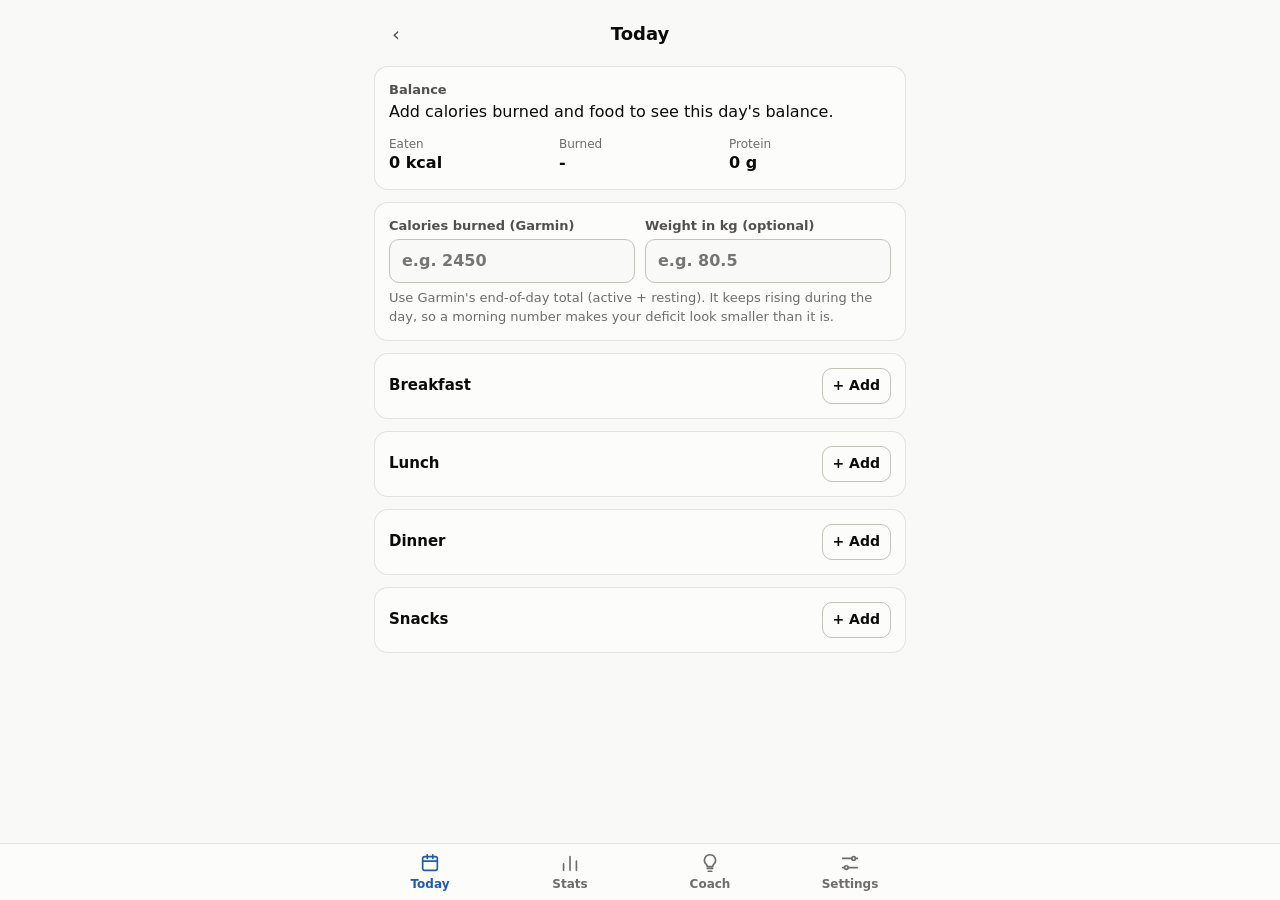
<file: index.html>
<!DOCTYPE html>
<html lang="en">
<head>
<meta charset="utf-8">
<meta name="viewport" content="width=device-width, initial-scale=1, viewport-fit=cover">
<title>Diet Tracker</title>
<meta name="description" content="Log calories and protein, and follow your deficit over time.">
<meta name="theme-color" content="#f9f9f7" media="(prefers-color-scheme: light)">
<meta name="theme-color" content="#0d0d0d" media="(prefers-color-scheme: dark)">
<meta name="mobile-web-app-capable" content="yes">
<meta name="apple-mobile-web-app-capable" content="yes">
<meta name="apple-mobile-web-app-title" content="Diet">
<meta name="apple-mobile-web-app-status-bar-style" content="default">
<link rel="manifest" href="manifest.webmanifest">
<link rel="icon" href="icons/icon-192.png" type="image/png">
<link rel="apple-touch-icon" href="icons/apple-touch-icon.png">
<link rel="stylesheet" href="css/app.css">
</head>
<body>
<main id="view"></main>
<nav class="tabs" aria-label="Main">
  <a href="#/today" data-tab="today">
    <svg viewBox="0 0 24 24" aria-hidden="true"><rect x="4" y="5" width="16" height="15" rx="2"/><path d="M4 10h16M9 3v4M15 3v4"/></svg>
    Today
  </a>
  <a href="#/stats" data-tab="stats">
    <svg viewBox="0 0 24 24" aria-hidden="true"><path d="M5 20v-7M12 20V5M19 20v-10"/></svg>
    Stats
  </a>
  <a href="#/coach" data-tab="coach">
    <svg viewBox="0 0 24 24" aria-hidden="true"><path d="M9 18h6M10 21h4M12 3a6 6 0 0 0-4 10.5c.8.8 1 1.5 1 2.5h6c0-1 .2-1.7 1-2.5A6 6 0 0 0 12 3Z"/></svg>
    Coach
  </a>
  <a href="#/settings" data-tab="settings">
    <svg viewBox="0 0 24 24" aria-hidden="true"><path d="M4 7h10M18 7h2M4 17h2M10 17h10"/><circle cx="16" cy="7" r="2"/><circle cx="8" cy="17" r="2"/></svg>
    Settings
  </a>
</nav>
<script type="module" src="js/app.js"></script>
</body>
</html>
</file>
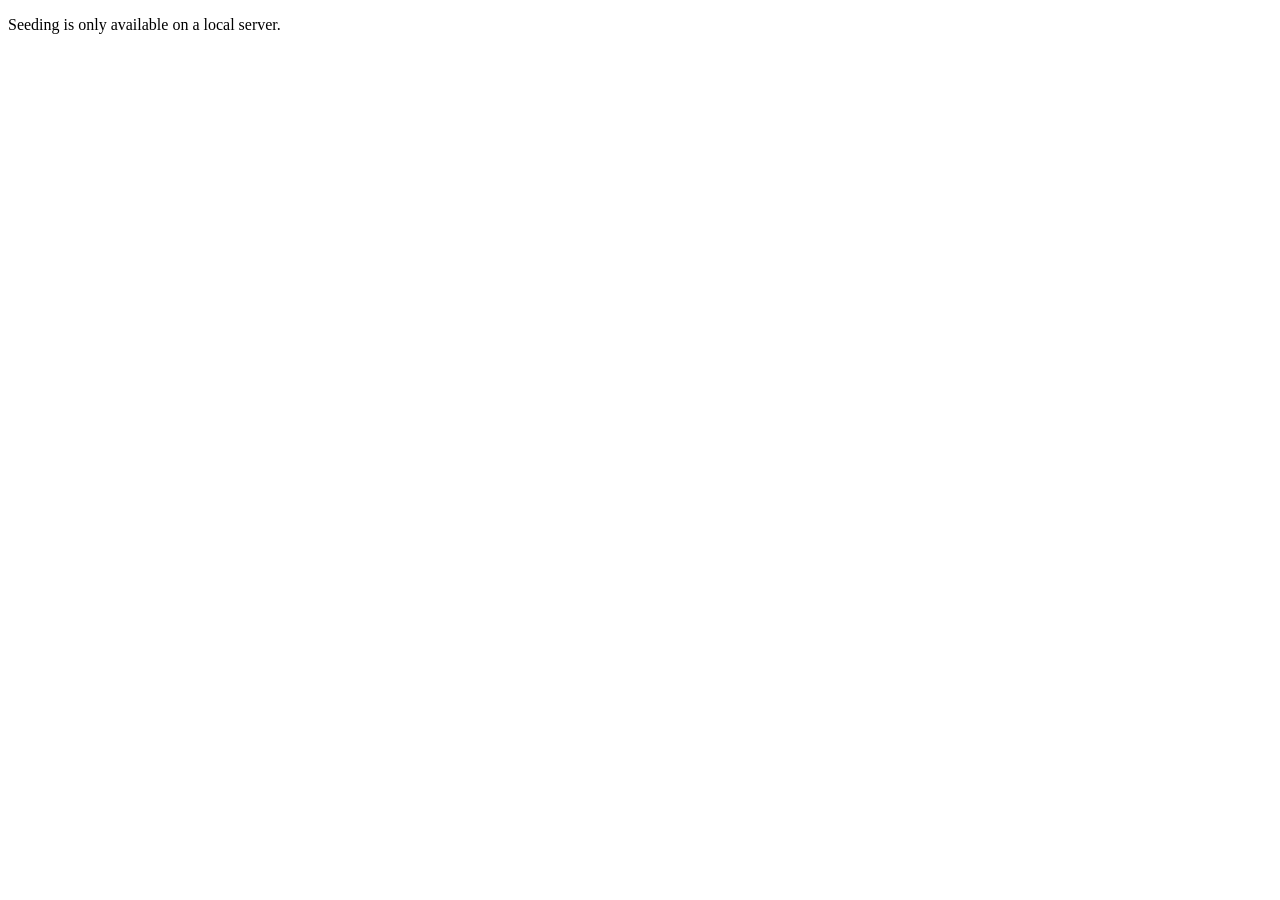
<file: tests/seed.html>
<!DOCTYPE html>
<html lang="en">
<head><meta charset="utf-8"><title>Seed test data</title></head>
<body>
<p id="status">Seeding...</p>
<script type="module">
// Replaces local data with a 60-day demo set, then opens the app. Usage: seed.html?go=stats
// Only runs on a local server, so the deployed copy can never overwrite real data.
import { addDays, dateRange, isWeekend, todayISO } from '../js/calc.js';
import * as db from '../js/db.js';

const status = document.getElementById('status');
if (!['localhost', '127.0.0.1'].includes(location.hostname)) {
  status.textContent = 'Seeding is only available on a local server.';
} else {
  let state = 42; // deterministic, so runs are comparable
  const rand = () => (state = (state * 1664525 + 1013904223) % 4294967296) / 4294967296;
  const near = (value, spread) => Math.round(value + (rand() - 0.5) * 2 * spread);

  const today = todayISO();
  const days = [], entries = [];
  let weight = 84;
  dateRange(addDays(today, -59), today).forEach((date, i) => {
    const isToday = date === today;
    const missing = i % 11 === 5; // an unlogged day now and then
    const weekend = isWeekend(date);
    const burned = near(weekend ? 2350 : 2600, 180);
    const food = [
      ['breakfast', 'Skyr and oats', near(380, 40), near(28, 4)],
      ['lunch', weekend ? 'Burger and fries' : 'Chicken salad', near(weekend ? 1050 : 620, 80), near(weekend ? 32 : 45, 6)],
      ['dinner', 'Pasta bolognese', near(weekend ? 950 : 720, 90), near(34, 6)],
      ['snack', 'Cookies', near(weekend ? 420 : 180, 40), near(3, 1)],
    ];
    const eaten = food.reduce((sum, f) => sum + f[2], 0);
    if (!missing) {
      if (!isToday) days.push({ date, burnedKcal: burned, weightKg: i % 2 ? null : Math.round((weight + (rand() - 0.5)) * 10) / 10 });
      food.forEach(([meal, name, kcal, proteinG], n) => entries.push({ id: `seed-${date}-${n}`, date, meal, name, kcal, proteinG }));
      // Real weight falls more slowly than the logged calories predict.
      weight += (eaten - burned + 150) / 7700;
    }
  });
  await db.importAll({
    app: 'diet-tracker-backup', version: 1, days, entries,
    foods: [
      { id: 'seed-food-1', name: 'Skyr nature', basis: '100g', kcal: 57, proteinG: 10, useCount: 12 },
      { id: 'seed-food-2', name: 'Chicken salad', basis: 'serving', kcal: 620, proteinG: 45, useCount: 6 },
    ],
    mealTemplates: [{ id: 'seed-template-1', name: 'Usual breakfast', items: [{ name: 'Skyr and oats', kcal: 380, proteinG: 28 }] }],
    settings: { targetBalanceKcal: -500, goalWeightKg: 76, proteinTargetG: 150, firstUseAt: new Date().toISOString(), lastBackupAt: new Date().toISOString() },
  });
  status.textContent = 'Seeded.';
  const go = new URLSearchParams(location.search).get('go');
  if (go) location.replace(`../index.html#/${go}`);
}
</script>
</body>
</html>
</file>
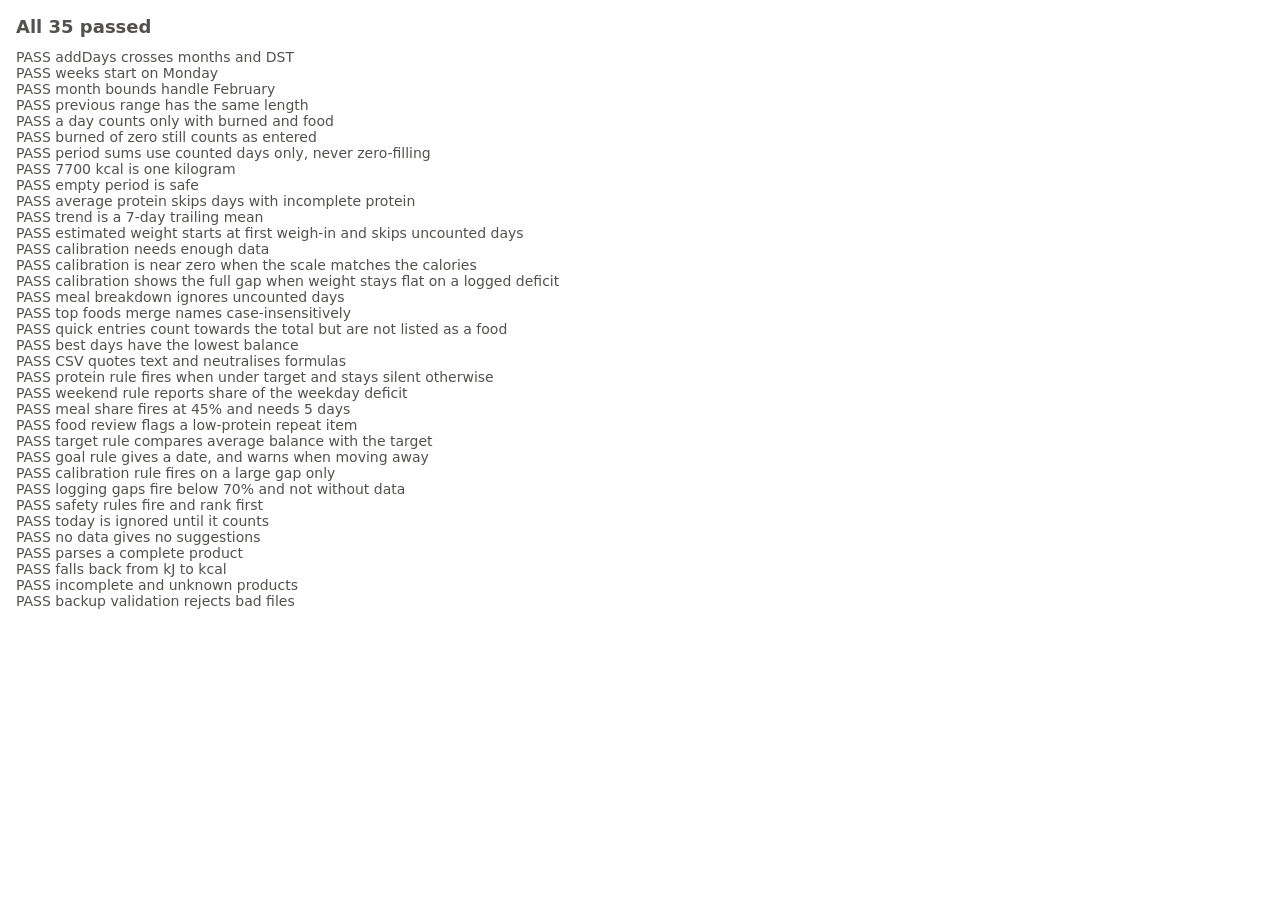
<file: tests/tests.html>
<!DOCTYPE html>
<html lang="en">
<head>
<meta charset="utf-8">
<title>Diet tracker tests</title>
<style>
  body { font: 14px system-ui, sans-serif; margin: 16px; }
  .fail { color: #d03b3b; font-weight: 600; }
  .pass { color: #52514e; }
  #summary { font-size: 18px; font-weight: 600; margin-bottom: 12px; }
</style>
</head>
<body>
<div id="summary">Running...</div>
<div id="results"></div>
<script type="module">
import * as c from '../js/calc.js';
import { buildSuggestions } from '../js/rules.js';
import { parseProduct } from '../js/off.js';
import { validateBackup } from '../js/db.js';

const results = [];
const test = (name, fn) => {
  try { fn(); results.push({ name, ok: true }); }
  catch (e) { results.push({ name, ok: false, message: e.message }); }
};
const eq = (actual, expected, label = '') => {
  if (JSON.stringify(actual) !== JSON.stringify(expected)) {
    throw new Error(`${label} expected ${JSON.stringify(expected)}, got ${JSON.stringify(actual)}`);
  }
};
const near = (actual, expected, tolerance = 0.001, label = '') => {
  if (actual === null || Math.abs(actual - expected) > tolerance) throw new Error(`${label} expected ~${expected}, got ${actual}`);
};

const entry = (date, kcal, proteinG = 30, meal = 'lunch', name = 'Food') => ({ id: `${date}-${meal}-${name}-${kcal}`, date, kcal, proteinG, meal, name });

// Builds `count` days ending at `end`. `make(date, i)` returns { consumed, burned, protein, weightKg, meal, name }.
function fixture(end, count, make) {
  const start = c.addDays(end, -(count - 1));
  const records = [], entries = [];
  c.dateRange(start, end).forEach((date, i) => {
    const d = make(date, i) ?? {};
    records.push({ date, burnedKcal: d.burned ?? null, weightKg: d.weightKg ?? null });
    if (d.consumed !== undefined) {
      const protein = d.protein === undefined ? 150 : d.protein;
      entries.push(entry(date, d.consumed, protein, d.meal ?? 'lunch', d.name ?? `Food ${i}`));
    }
  });
  return { days: c.buildDays(start, end, records, entries), entries };
}
const END = '2026-11-01'; // a Sunday
const rule = (id, input) => buildSuggestions({ today: c.addDays(END, 1), settings: {}, ...input }).find((s) => s.id === id);

// --- Dates ---
test('addDays crosses months and DST', () => {
  eq(c.addDays('2026-10-31', 1), '2026-11-01');
  eq(c.addDays('2026-03-28', 2), '2026-03-30');
  eq(c.addDays('2026-10-24', 7), '2026-10-31');
});
test('weeks start on Monday', () => {
  eq(c.startOfWeek('2026-11-01'), '2026-10-26');
  eq(c.startOfWeek('2026-11-02'), '2026-11-02');
  eq(c.endOfWeek('2026-11-02'), '2026-11-08');
});
test('month bounds handle February', () => {
  eq(c.startOfMonth('2028-02-15'), '2028-02-01');
  eq(c.endOfMonth('2028-02-15'), '2028-02-29');
  eq(c.endOfMonth('2026-12-31'), '2026-12-31');
});
test('previous range has the same length', () => {
  eq(c.previousRange('2026-11-02', '2026-11-08'), { start: '2026-10-26', end: '2026-11-01' });
});

// --- Balance ---
test('a day counts only with burned and food', () => {
  eq(c.summarizeDay('2026-11-01', { burnedKcal: 2000 }, []).counted, false);
  eq(c.summarizeDay('2026-11-01', null, [entry('2026-11-01', 500)]).counted, false);
  const day = c.summarizeDay('2026-11-01', { burnedKcal: 2500 }, [entry('2026-11-01', 2000)]);
  eq(day.counted, true);
  eq(day.balance, -500);
});
test('burned of zero still counts as entered', () => {
  eq(c.summarizeDay('2026-11-01', { burnedKcal: 0 }, [entry('2026-11-01', 100)]).counted, true);
});
test('period sums use counted days only, never zero-filling', () => {
  // 3 days: -500, missing, +200
  const { days } = fixture('2026-11-03', 3, (_, i) => [
    { consumed: 2000, burned: 2500 }, { burned: 2500 }, { consumed: 2200, burned: 2000 },
  ][i]);
  const p = c.summarizePeriod(days);
  eq(p.totalDays, 3);
  eq(p.loggedDays, 2);
  eq(p.balance, -300);
  eq(p.consumed, 4200);
  eq(p.avgBalance, -150);
  near(p.estimatedKg, -300 / 7700);
  near(p.projectedKg, (-150 * 3) / 7700);
});
test('7700 kcal is one kilogram', () => {
  const { days } = fixture(END, 7, () => ({ consumed: 1400, burned: 2500 }));
  near(c.summarizePeriod(days).estimatedKg, -1);
});
test('empty period is safe', () => {
  const p = c.summarizePeriod([]);
  eq(p.loggedDays, 0); eq(p.avgBalance, null); eq(p.estimatedKg, 0); eq(p.projectedKg, null);
});
test('average protein skips days with incomplete protein', () => {
  const { days } = fixture('2026-11-02', 2, (_, i) => [
    { consumed: 2000, burned: 2500, protein: 100 }, { consumed: 2000, burned: 2500, protein: null },
  ][i]);
  eq(c.summarizePeriod(days).avgProtein, 100);
});

// --- Weight ---
test('trend is a 7-day trailing mean', () => {
  const { days } = fixture('2026-11-08', 8, (_, i) => ({ weightKg: 80 + i }));
  const trend = c.weightTrend(days);
  eq(trend[0].trendKg, 80);
  eq(trend[2].trendKg, 81);
  eq(trend[7].trendKg, 84); // mean of 81..87
});
test('estimated weight starts at first weigh-in and skips uncounted days', () => {
  const { days } = fixture('2026-11-04', 4, (_, i) => [
    { consumed: 1000, burned: 8700 }, { weightKg: 80 }, { burned: 2000 }, { consumed: 1000, burned: 8700 },
  ][i]);
  const est = c.estimatedWeight(days);
  eq(est.length, 3);
  eq(est[0].estimatedKg, 80);
  eq(est[1].estimatedKg, 80);
  near(est[2].estimatedKg, 79);
});
test('calibration needs enough data', () => {
  const few = fixture(END, 13, (_, i) => ({ consumed: 2000, burned: 2500, weightKg: 80 }));
  eq(c.calibrate(few.days), null);
  const noWeighIns = fixture(END, 28, () => ({ consumed: 2000, burned: 2500 }));
  eq(c.calibrate(noWeighIns.days), null);
  const threeWeighIns = fixture(END, 28, (_, i) => ({ consumed: 2000, burned: 2500, weightKg: i % 10 === 0 ? 80 : null }));
  eq(c.calibrate(threeWeighIns.days), null);
});
test('calibration is near zero when the scale matches the calories', () => {
  const { days } = fixture(END, 28, (_, i) => ({ consumed: 2000, burned: 2500, weightKg: 80 - (i * 500) / 7700 }));
  near(c.calibrate(days).errorKcalPerDay, 0, 1);
});
test('calibration shows the full gap when weight stays flat on a logged deficit', () => {
  const { days } = fixture(END, 28, () => ({ consumed: 2000, burned: 2500, weightKg: 80 }));
  const result = c.calibrate(days);
  near(result.errorKcalPerDay, 500, 1);
  near(result.measuredKg, 0);
});

// --- Breakdown ---
test('meal breakdown ignores uncounted days', () => {
  const { days } = fixture('2026-11-02', 2, (_, i) => [{ burned: 2000 }, {}][i]);
  const entries = [entry('2026-11-01', 300, 10, 'breakfast'), entry('2026-11-01', 100, 10, 'dinner'), entry('2026-11-02', 900, 10, 'lunch')];
  const real = c.buildDays('2026-11-01', '2026-11-02', [{ date: '2026-11-01', burnedKcal: 2000 }], entries);
  const meals = c.mealBreakdown(real, entries);
  eq(meals.find((m) => m.meal === 'breakfast').share, 0.75);
  eq(meals.find((m) => m.meal === 'lunch').kcal, 0);
  eq(days.length, 2);
});
test('top foods merge names case-insensitively', () => {
  const entries = [entry('2026-11-01', 300, 10, 'lunch', 'Rice'), entry('2026-11-01', 100, 5, 'dinner', ' rice '), entry('2026-11-01', 200, 20, 'dinner', 'Egg')];
  const days = c.buildDays('2026-11-01', '2026-11-01', [{ date: '2026-11-01', burnedKcal: 2000 }], entries);
  const top = c.topFoods(days, entries);
  eq(top[0].kcal, 400); eq(top[0].count, 2); eq(top[0].share, 400 / 600); eq(top[1].name, 'Egg');
});
test('quick entries count towards the total but are not listed as a food', () => {
  const entries = [entry('2026-11-01', 300, 10, 'lunch', c.QUICK_ENTRY_NAME), entry('2026-11-01', 100, 5, 'dinner', 'Egg')];
  const days = c.buildDays('2026-11-01', '2026-11-01', [{ date: '2026-11-01', burnedKcal: 2000 }], entries);
  const top = c.topFoods(days, entries);
  eq(top.length, 1); eq(top[0].name, 'Egg'); eq(top[0].share, 0.25);
});
test('best days have the lowest balance', () => {
  const { days } = fixture('2026-11-03', 3, (_, i) => ({ consumed: [2000, 3000, 1500][i], burned: 2500 }));
  const { best, worst } = c.bestWorstDays(days, 1);
  eq(best[0].balance, -1000); eq(worst[0].balance, 500);
});
test('CSV quotes text and neutralises formulas', () => {
  const csv = c.entriesToCsv([entry('2026-11-01', 100, null, 'lunch', '=cmd, "x"')]);
  eq(csv.split('\n')[1], `2026-11-01,lunch,"'=cmd, ""x""",100,`);
});

// --- Rules: each has a trigger and a silent case ---
const weekdayAware = (fn) => (date, i) => fn(date, i, c.isWeekend(date));

test('protein rule fires when under target and stays silent otherwise', () => {
  const settings = { proteinTargetG: 150 };
  const low = fixture(END, 7, () => ({ consumed: 2000, burned: 2500, protein: 100 }));
  const hit = rule('protein-low', { ...low, settings });
  eq(hit.evidence[1], 'Average shortfall 50 g');
  const good = fixture(END, 7, () => ({ consumed: 2000, burned: 2500, protein: 160 }));
  eq(rule('protein-low', { ...good, settings }), undefined);
  const few = fixture(END, 3, () => ({ consumed: 2000, burned: 2500, protein: 100 }));
  eq(rule('protein-low', { ...few, settings }), undefined, 'below threshold');
  const unlogged = fixture(END, 7, () => ({ consumed: 2000, burned: 2500, protein: null }));
  eq(rule('protein-low', { ...unlogged, settings }), undefined, 'protein not logged');
});
test('weekend rule reports share of the weekday deficit', () => {
  // 28 days: 20 weekdays at -500 = -10000; 8 weekend days at +500 = +4000 -> 40%
  const data = fixture(END, 28, weekdayAware((_, __, we) => ({ consumed: we ? 3000 : 2000, burned: 2500 })));
  const hit = rule('weekend-surplus', data);
  if (!hit.title.includes('40%')) throw new Error(hit.title);
  const flat = fixture(END, 28, () => ({ consumed: 2000, burned: 2500 }));
  eq(rule('weekend-surplus', flat), undefined);
  const small = fixture(END, 28, weekdayAware((_, __, we) => ({ consumed: we ? 2600 : 2000, burned: 2500 })));
  eq(rule('weekend-surplus', small), undefined, '8% is below threshold');
});
test('meal share fires at 45% and needs 5 days', () => {
  const entriesFor = (date) => [entry(date, 1500, 30, 'dinner'), entry(date, 500, 30, 'lunch')];
  const make = (n) => {
    const end = END, start = c.addDays(end, -(n - 1));
    const records = c.dateRange(start, end).map((date) => ({ date, burnedKcal: 2500 }));
    const entries = c.dateRange(start, end).flatMap(entriesFor);
    return { days: c.buildDays(start, end, records, entries), entries };
  };
  if (!rule('meal-share', make(7)).title.includes('Dinner is 75%')) throw new Error('title');
  eq(rule('meal-share', make(4)), undefined);
});
test('food review flags a low-protein repeat item', () => {
  const data = fixture(END, 14, (_, i) => ({ consumed: 1000, burned: 2500, protein: 2, name: 'Cookies' }));
  if (!rule('food-review', data).title.includes('Cookies')) throw new Error('title');
  const short = fixture(END, 5, () => ({ consumed: 1000, burned: 2500, protein: 2, name: 'Cookies' }));
  eq(rule('food-review', short), undefined);
  // 700 kcal with 34 g is about 19% of calories from protein: not a low-protein food.
  const decent = fixture(END, 14, (_, i) => ({ consumed: 700, burned: 2500, protein: 34, name: i % 2 ? 'Pasta' : 'Stew' }));
  if (rule('food-review', decent)?.title.includes('second look')) throw new Error('flagged a decent food');
});
test('target rule compares average balance with the target', () => {
  const settings = { targetBalanceKcal: -500 };
  const behind = fixture(END, 14, () => ({ consumed: 2300, burned: 2500 }));
  if (!rule('target-behind', { ...behind, settings }).title.includes('300 kcal')) throw new Error('gap');
  const onTrack = fixture(END, 14, () => ({ consumed: 2000, burned: 2500 }));
  eq(rule('target-behind', { ...onTrack, settings }), undefined);
  const gainGoal = fixture(END, 14, () => ({ consumed: 2500, burned: 2500 }));
  eq(rule('target-behind', { ...gainGoal, settings: { targetBalanceKcal: 300 } }).id, 'target-behind');
});
test('goal rule gives a date, and warns when moving away', () => {
  // -770/day = -0.1 kg/day, 80 -> 79 = 10 days from 2026-11-02
  const data = fixture(END, 14, (_, i) => ({ consumed: 1730, burned: 2500, weightKg: i === 13 ? 80 : null }));
  const hit = rule('goal-pace', { ...data, settings: { goalWeightKg: 79 } });
  if (!hit.title.includes('12 Nov 2026')) throw new Error(hit.title);
  eq(hit.level, 'good');
  const away = rule('goal-pace', { ...data, settings: { goalWeightKg: 85 } });
  eq(away.level, 'warn');
});
test('calibration rule fires on a large gap only', () => {
  const flat = fixture(END, 28, () => ({ consumed: 2000, burned: 2500, weightKg: 80 }));
  eq(rule('calibration', flat).title, 'Your real balance looks higher than logged');
  const match = fixture(END, 28, (_, i) => ({ consumed: 2000, burned: 2500, weightKg: 80 - (i * 500) / 7700 }));
  eq(rule('calibration', match), undefined);
});
test('logging gaps fire below 70% and not without data', () => {
  const gappy = fixture(END, 14, (_, i) => (i % 2 ? { consumed: 2000, burned: 2500 } : {}));
  eq(rule('logging-gaps', gappy).evidence[0], '7 of the last 14 days are complete');
  const full = fixture(END, 14, () => ({ consumed: 2000, burned: 2500 }));
  eq(rule('logging-gaps', full), undefined);
  const empty = fixture(END, 14, () => ({}));
  eq(rule('logging-gaps', empty), undefined);
});
test('safety rules fire and rank first', () => {
  // -1100/day = 1 kg/week = 1.25% of 80 kg; 1000 kcal intake is also below the floor
  const data = fixture(END, 14, (_, i) => ({ consumed: 1000, burned: 2100, weightKg: 80 }));
  const list = buildSuggestions({ ...data, settings: {}, today: c.addDays(END, 1) });
  eq(list[0].level, 'safety'); eq(list[1].level, 'safety');
  const gentle = fixture(END, 14, () => ({ consumed: 2000, burned: 2500, weightKg: 80 }));
  eq(rule('safety-pace', gentle), undefined);
  eq(rule('safety-intake', gentle), undefined);
});
test('today is ignored until it counts', () => {
  const { days, entries } = fixture(END, 7, (_, i) => (i === 6 ? { consumed: 3000 } : { consumed: 2000, burned: 2500, protein: 100 }));
  const list = buildSuggestions({ days, entries, settings: { proteinTargetG: 150 }, today: END });
  eq(list.find((s) => s.id === 'protein-low').evidence[0], 'Under 150 g on 6 of the last 6 days with protein logged');
});
test('no data gives no suggestions', () => {
  eq(buildSuggestions({ days: [], entries: [], settings: {}, today: END }), []);
});

// --- Open Food Facts ---
test('parses a complete product', () => {
  const p = parseProduct({ status: 1, product: { product_name: 'Nutella', brands: 'Ferrero, X', serving_quantity: 15, nutriments: { 'energy-kcal_100g': 539, proteins_100g: 6.3 } } }, '301');
  eq(p, { status: 'found', barcode: '301', name: 'Nutella - Ferrero', kcalPer100g: 539, proteinPer100g: 6.3, servingG: 15 });
});
test('falls back from kJ to kcal', () => {
  eq(parseProduct({ status: 1, product: { product_name: 'A', nutriments: { energy_100g: 418.4, proteins_100g: 1 } } }, '1').kcalPer100g, 100);
});
test('incomplete and unknown products', () => {
  eq(parseProduct({ status: 1, product: { product_name: 'A', nutriments: { 'energy-kcal_100g': 100 } } }, '1').status, 'incomplete');
  eq(parseProduct({ status: 1, product: { nutriments: { 'energy-kcal_100g': 100, proteins_100g: 2 } } }, '1').status, 'incomplete');
  eq(parseProduct({ status: 0 }, '1'), { status: 'notfound', barcode: '1' });
});

// --- Backups ---
test('backup validation rejects bad files', () => {
  const good = { app: 'diet-tracker-backup', version: 1, days: [{ date: '2026-11-01' }], entries: [entry('2026-11-01', 100)], foods: [], mealTemplates: [] };
  eq(validateBackup(good), null);
  if (!validateBackup({})) throw new Error('empty object');
  if (!validateBackup({ ...good, version: 2 })) throw new Error('version');
  if (!validateBackup({ ...good, entries: [{ id: 'x', date: '2026-11-01', meal: 'lunch', name: 'A', kcal: 'lots' }] })) throw new Error('kcal');
  if (!validateBackup({ ...good, days: undefined })) throw new Error('days');
});

const failed = results.filter((r) => !r.ok);
document.getElementById('summary').textContent = failed.length ? `${failed.length} of ${results.length} FAILED` : `All ${results.length} passed`;
document.getElementById('summary').className = failed.length ? 'fail' : 'pass';
const list = document.getElementById('results');
for (const r of [...failed, ...results.filter((x) => x.ok)]) {
  const div = document.createElement('div');
  div.className = r.ok ? 'pass' : 'fail';
  div.textContent = `${r.ok ? 'PASS' : 'FAIL'}  ${r.name}${r.message ? ` — ${r.message}` : ''}`;
  list.append(div);
}
</script>
</body>
</html>
</file>
<file: css/app.css>
:root {
  color-scheme: light dark;
  --page: #f9f9f7;
  --surface: #fcfcfb;
  --ink: #0b0b0b;
  --ink-2: #52514e;
  --muted: #6f6d68;
  --tick: #898781;
  --grid: #e1e0d9;
  --axis: #c3c2b7;
  --border: rgba(11, 11, 11, 0.1);
  --wash: rgba(11, 11, 11, 0.05);
  --accent: #2a78d6;
  --accent-ink: #1c5cab;
  --on-accent: #ffffff;
  --meter-track: #cde2fb;
  /* Chart roles from the validated palette. */
  --series-1: #2a78d6;
  --series-2: #eb6834;
  --series-3: #1baf7a;
  --series-4: #eda100;
  --deficit: #2a78d6;
  --surplus: #e34948;
  /* Status colours are reserved and always appear with an icon and a label. */
  --good: #0ca30c;
  --warning: #fab219;
  --critical: #d03b3b;
  --danger-ink: #b42f2f;
  font-family: system-ui, -apple-system, "Segoe UI", sans-serif;
}

@media (prefers-color-scheme: dark) {
  :root {
    --page: #0d0d0d;
    --surface: #1a1a19;
    --ink: #f0efec;
    --ink-2: #c3c2b7;
    --muted: #a3a29a;
    --grid: #2c2c2a;
    --axis: #383835;
    --border: rgba(255, 255, 255, 0.1);
    --wash: rgba(255, 255, 255, 0.07);
    --accent: #3987e5;
    --accent-ink: #86b6ef;
    --on-accent: #ffffff;
    --meter-track: #184f95;
    --series-1: #3987e5;
    --series-2: #d95926;
    --series-3: #199e70;
    --series-4: #c98500;
    --deficit: #3987e5;
    --surplus: #e66767;
    --danger-ink: #e66767;
  }
}

* { box-sizing: border-box; }
[hidden] { display: none !important; }

html, body { margin: 0; height: 100%; }

body {
  background: var(--page);
  color: var(--ink);
  font-size: 16px;
  line-height: 1.4;
  -webkit-text-size-adjust: 100%;
}

#view {
  max-width: 560px;
  margin: 0 auto;
  padding: calc(env(safe-area-inset-top) + 12px) 14px calc(env(safe-area-inset-bottom) + 84px);
}

h1 { font-size: 22px; font-weight: 650; margin: 4px 0 12px; }
h2 { font-size: 15px; font-weight: 650; margin: 0; }
h3 { font-size: 13px; font-weight: 600; color: var(--ink-2); margin: 14px 0 6px; }
p { margin: 0; }

.card {
  background: var(--surface);
  border: 1px solid var(--border);
  border-radius: 14px;
  padding: 14px;
  margin-bottom: 12px;
}

.card-head { display: flex; align-items: center; justify-content: space-between; gap: 8px; margin-bottom: 8px; }
.row { display: flex; align-items: center; gap: 8px; }
.grow { flex: 1; min-width: 0; }
.spread { display: flex; align-items: center; justify-content: space-between; gap: 8px; }
.muted { color: var(--muted); }
.small { font-size: 13px; }
.num { font-variant-numeric: tabular-nums; }
.hint { font-size: 13px; color: var(--muted); margin-top: 6px; }

/* Forms: 16px text stops iPhone Safari zooming in on focus. */
label.field { display: block; font-size: 13px; font-weight: 600; color: var(--ink-2); }
label.field input, label.field select { margin-top: 4px; width: 100%; }
input, select {
  font: inherit;
  font-size: 16px;
  color: var(--ink);
  background: var(--page);
  border: 1px solid var(--axis);
  border-radius: 10px;
  padding: 10px 12px;
  min-height: 44px;
  min-width: 0;
}
input:focus-visible, select:focus-visible, button:focus-visible, a:focus-visible, svg:focus-visible, summary:focus-visible {
  outline: 2px solid var(--accent);
  outline-offset: 1px;
}
input[aria-invalid="true"] { border-color: var(--critical); }
.field-grid { display: grid; grid-template-columns: 1fr 1fr; gap: 10px; }
.check { display: flex; align-items: center; gap: 8px; font-size: 14px; min-height: 44px; }
.check input { min-height: 0; width: 20px; height: 20px; }
.form-error { color: var(--danger-ink); font-size: 13px; margin-top: 6px; }

.btn {
  font: inherit;
  font-weight: 600;
  font-size: 15px;
  min-height: 44px;
  padding: 0 14px;
  border-radius: 10px;
  border: 1px solid var(--axis);
  background: var(--surface);
  color: var(--ink);
  cursor: pointer;
  display: inline-flex;
  align-items: center;
  justify-content: center;
  gap: 6px;
  text-decoration: none;
}
.btn:disabled { opacity: 0.45; cursor: default; }
.btn-primary { background: var(--accent); border-color: var(--accent); color: var(--on-accent); }
.btn-ghost { border-color: transparent; background: transparent; }
.btn-danger { color: var(--danger-ink); }
.btn-small { min-height: 36px; padding: 0 10px; font-size: 14px; }
.btn-wide { width: 100%; }
.icon-btn {
  font: inherit;
  width: 44px;
  height: 44px;
  flex: none;
  border: none;
  background: none;
  border-radius: 10px;
  color: var(--ink-2);
  font-size: 20px;
  cursor: pointer;
}
.icon-btn:disabled { opacity: 0.3; cursor: default; }

/* Bottom tabs */
.tabs {
  position: fixed;
  left: 0; right: 0; bottom: 0;
  display: flex;
  justify-content: center;
  background: var(--surface);
  border-top: 1px solid var(--border);
  padding-bottom: env(safe-area-inset-bottom);
  z-index: 10;
}
.tabs a {
  flex: 1;
  max-width: 140px;
  min-height: 56px;
  display: flex;
  flex-direction: column;
  align-items: center;
  justify-content: center;
  gap: 2px;
  font-size: 12px;
  font-weight: 600;
  color: var(--muted);
  text-decoration: none;
}
.tabs a svg { width: 22px; height: 22px; fill: none; stroke: currentColor; stroke-width: 1.8; stroke-linecap: round; stroke-linejoin: round; }
.tabs a[aria-current="page"] { color: var(--accent-ink); }

/* Today */
.date-bar { display: flex; align-items: center; gap: 4px; margin-bottom: 10px; }
.date-bar .date-title { flex: 1; text-align: center; font-size: 18px; font-weight: 650; }
.hero-value { font-size: 44px; font-weight: 650; line-height: 1.1; letter-spacing: -0.5px; }
.hero-label { font-size: 13px; font-weight: 600; color: var(--ink-2); margin-bottom: 2px; }
.sum-row { display: grid; grid-template-columns: repeat(3, 1fr); gap: 8px; margin-top: 12px; }
.sum-row div span { display: block; font-size: 12px; color: var(--muted); }
.sum-row div b { font-size: 16px; font-weight: 650; }
.meter { height: 8px; border-radius: 4px; background: var(--meter-track); overflow: hidden; margin-top: 6px; }
.meter i { display: block; height: 100%; border-radius: 4px; background: var(--accent); }
.entry {
  display: flex;
  align-items: center;
  gap: 4px;
  border-top: 1px solid var(--grid);
  min-height: 48px;
}
.entry-main {
  flex: 1;
  min-width: 0;
  font: inherit;
  text-align: left;
  background: none;
  border: none;
  color: inherit;
  padding: 6px 0;
  cursor: pointer;
  display: flex;
  justify-content: space-between;
  gap: 10px;
  align-items: center;
}
.entry-name { overflow: hidden; text-overflow: ellipsis; white-space: nowrap; }
.entry-values { flex: none; font-size: 14px; color: var(--ink-2); font-variant-numeric: tabular-nums; }
.entry .icon-btn { font-size: 16px; color: var(--muted); }

/* Add food */
.pick-list { display: flex; flex-direction: column; }
.pick {
  font: inherit;
  width: 100%;
  min-height: 48px;
  display: flex;
  align-items: center;
  justify-content: space-between;
  gap: 10px;
  background: none;
  border: none;
  border-top: 1px solid var(--grid);
  color: inherit;
  text-align: left;
  padding: 6px 0;
  cursor: pointer;
}
.pick:first-child { border-top: none; }
.chips { display: flex; gap: 6px; overflow-x: auto; margin-bottom: 12px; }
.chip {
  font: inherit;
  font-size: 14px;
  font-weight: 600;
  flex: 1 0 auto;
  min-height: 40px;
  padding: 0 12px;
  border-radius: 20px;
  border: 1px solid var(--axis);
  background: var(--surface);
  color: var(--ink-2);
  cursor: pointer;
}
.chip[aria-pressed="true"] { background: var(--accent); border-color: var(--accent); color: var(--on-accent); }
.notice {
  font-size: 14px;
  padding: 10px 12px;
  border-radius: 10px;
  background: var(--wash);
  margin-bottom: 10px;
}

/* Stats */
.filter-row { display: flex; align-items: center; gap: 6px; margin-bottom: 10px; }
.range-nav { display: flex; align-items: center; margin-bottom: 8px; }
.range-nav b { flex: 1; text-align: center; font-size: 15px; font-weight: 650; }
.tiles { display: grid; grid-template-columns: 1fr 1fr; gap: 10px; margin-bottom: 12px; }
.tile { background: var(--surface); border: 1px solid var(--border); border-radius: 14px; padding: 12px; }
.tile-label { font-size: 13px; color: var(--ink-2); }
.tile-value { font-size: 22px; font-weight: 650; margin-top: 2px; }
.tile-delta { font-size: 12px; color: var(--muted); margin-top: 2px; }
.data-table { width: 100%; border-collapse: collapse; font-size: 14px; }
.data-table th { text-align: left; font-size: 12px; font-weight: 600; color: var(--muted); padding: 4px 0; }
.data-table td { border-top: 1px solid var(--grid); padding: 8px 0; }
.data-table .r { text-align: right; font-variant-numeric: tabular-nums; }

/* Charts */
.chart-wrap { position: relative; }
.chart-svg { display: block; width: 100%; height: auto; touch-action: pan-y; overflow: visible; }
.chart-svg .grid { stroke: var(--grid); stroke-width: 1; }
.chart-svg .axis-base { stroke: var(--axis); stroke-width: 1; }
.chart-svg .tick { fill: var(--tick); font-size: 11px; font-variant-numeric: tabular-nums; }
.chart-svg .tick-halo { fill: var(--ink-2); stroke: var(--surface); stroke-width: 3px; paint-order: stroke; }
.chart-svg .crosshair { stroke: var(--tick); stroke-width: 1; }
.chart-svg .target-line { stroke: var(--ink-2); stroke-width: 1; }
.chart-svg path.dim { opacity: 0.4; }
.tip {
  position: absolute;
  top: 0;
  z-index: 5;
  pointer-events: none;
  background: var(--surface);
  border: 1px solid var(--border);
  box-shadow: 0 2px 10px rgba(0, 0, 0, 0.14);
  border-radius: 8px;
  padding: 6px 10px;
  font-size: 12px;
  white-space: nowrap;
}
.tip-title { color: var(--muted); margin-bottom: 2px; }
.tip-row { display: flex; align-items: center; gap: 6px; }
.tip-row span { color: var(--ink-2); }
.tip-row strong { font-weight: 650; }
.legend { display: flex; flex-wrap: wrap; gap: 4px 14px; font-size: 12px; color: var(--ink-2); margin-top: 8px; }
.legend span { display: inline-flex; align-items: center; gap: 6px; }
.key { display: inline-block; flex: none; }
.key-rect { width: 10px; height: 10px; border-radius: 3px; }
.key-line { width: 12px; height: 2px; border-radius: 1px; }
.segbar { display: flex; gap: 2px; height: 28px; }
.segbar-part {
  min-width: 2px;
  flex-basis: 0;
  border-radius: 4px;
  font-size: 12px;
  font-weight: 600;
  display: flex;
  align-items: center;
  padding-left: 6px;
  overflow: visible;
  white-space: nowrap;
}
.table-view { margin-top: 8px; font-size: 13px; }
.table-view summary { color: var(--muted); cursor: pointer; min-height: 28px; display: list-item; }
.table-view table { width: 100%; border-collapse: collapse; margin-top: 4px; }
.table-view th { text-align: left; font-weight: 600; color: var(--muted); padding: 3px 8px 3px 0; }
.table-view td { border-top: 1px solid var(--grid); padding: 4px 8px 4px 0; font-variant-numeric: tabular-nums; }

/* Coach */
.advice { display: flex; gap: 10px; }
.advice-icon { flex: none; width: 20px; height: 20px; margin-top: 1px; }
.advice-level { font-size: 12px; font-weight: 600; color: var(--muted); }
.advice-title { font-size: 16px; font-weight: 650; margin: 0 0 4px; }
.advice ul { margin: 8px 0 0; padding: 0; list-style: none; font-size: 13px; color: var(--ink-2); }
.advice li { padding: 2px 0; }

/* Overlays */
.toast {
  position: fixed;
  left: 50%;
  transform: translateX(-50%);
  bottom: calc(env(safe-area-inset-bottom) + 68px);
  width: max-content;
  max-width: calc(100vw - 28px);
  z-index: 30;
  display: flex;
  align-items: center;
  gap: 12px;
  background: #1f1f1e;
  color: #f0efec;
  border-radius: 10px;
  padding: 10px 14px;
  font-size: 14px;
  box-shadow: 0 4px 16px rgba(0, 0, 0, 0.3);
}
.toast button {
  font: inherit;
  font-weight: 650;
  background: none;
  border: none;
  color: #9ec5f4;
  min-height: 32px;
  cursor: pointer;
}
.banner { display: flex; align-items: center; justify-content: space-between; gap: 10px; font-size: 14px; }

.scanner { position: fixed; inset: 0; z-index: 40; background: #000; display: flex; flex-direction: column; }
.scanner video { flex: 1; min-height: 0; width: 100%; object-fit: cover; }
.scanner-frame {
  position: absolute;
  left: 10%; right: 10%; top: 25%;
  height: 20%;
  border: 2px solid rgba(255, 255, 255, 0.85);
  border-radius: 12px;
  pointer-events: none;
}
.scanner-panel {
  background: var(--surface);
  color: var(--ink);
  padding: 14px 14px calc(env(safe-area-inset-bottom) + 14px);
  display: flex;
  flex-direction: column;
  gap: 10px;
}
.scanner-status { font-size: 14px; min-height: 20px; }
</file>
